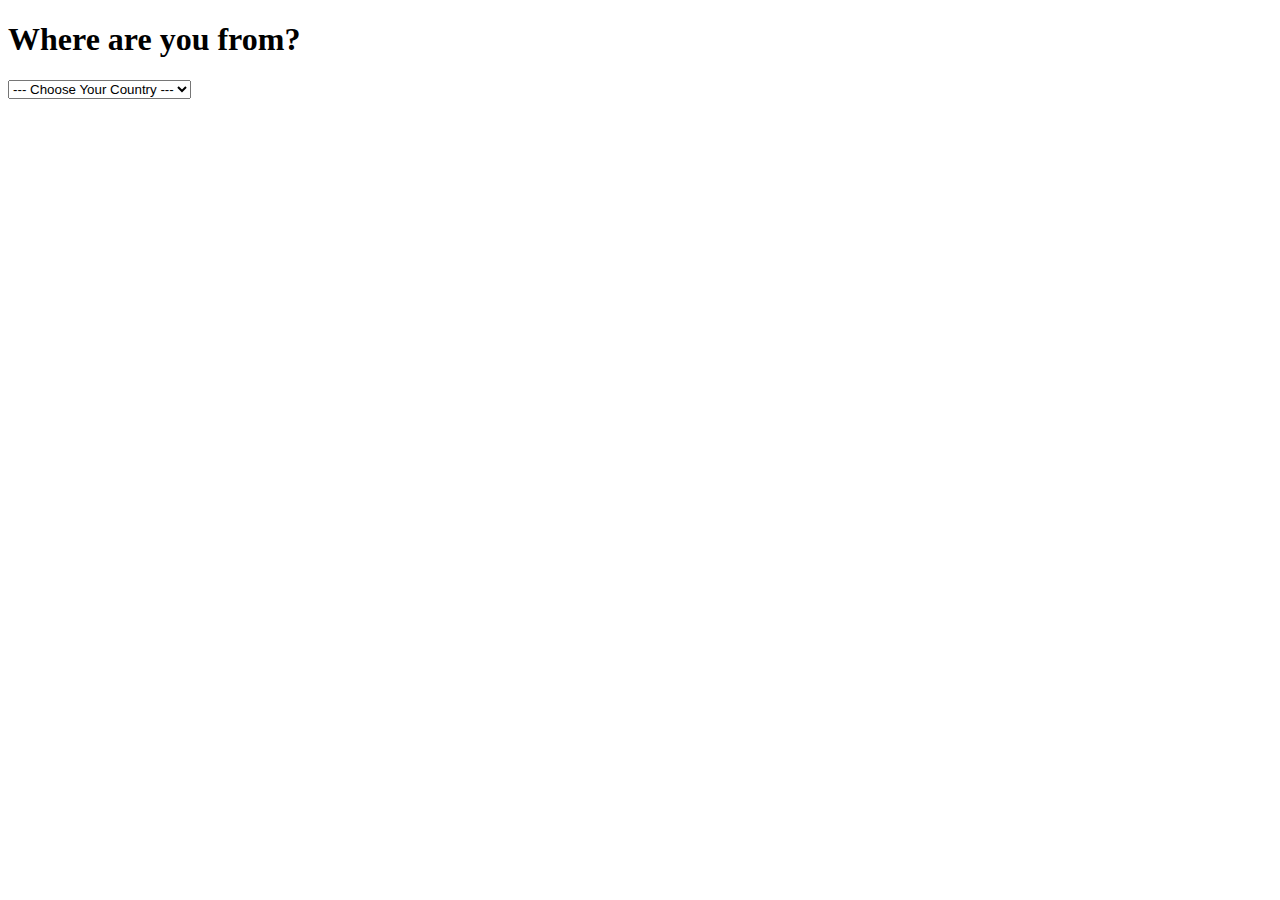
<file: VanillaJS/210424/index.html>
<!DOCTYPE html>
<html>
  <head>
    <title>Parcel Sandbox</title>
    <meta charset="UTF-8" />
  </head>
  <body>
    <h1>Where are you from?</h1>
    <select>
      <option value="">--- Choose Your Country ---</option>
      <option value="Korea">Korea</option>
      <option value="Greece">Greece</option>
      <option value="Turkey">Turkey</option>
      <option value="Finland">Finland</option>
    </select>
    <h4 class="js-greetings greetings"></h4>
    <script src="과제4.js"></script>
  </body>
</html>
</file>
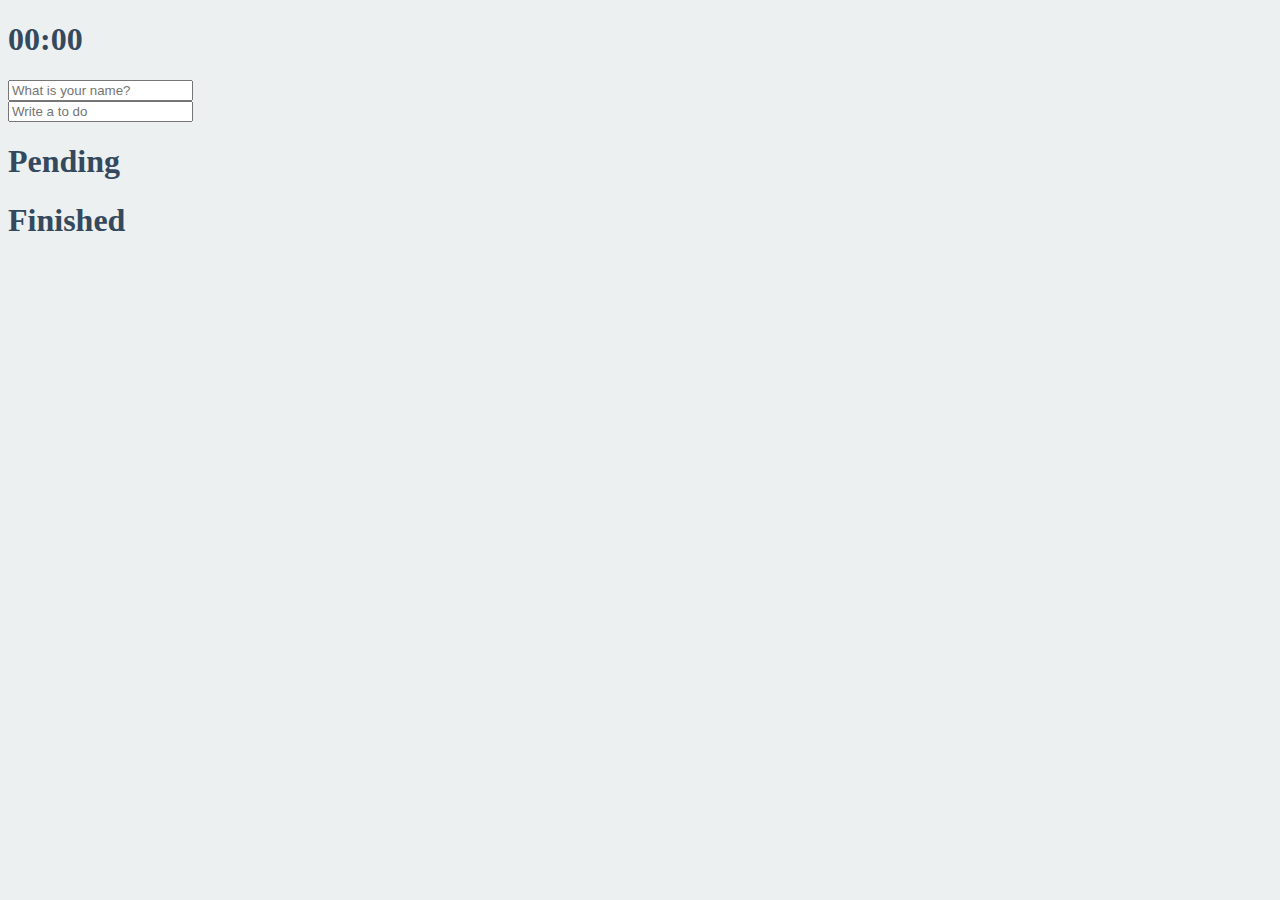
<file: VanillaJS/210426/index.html>
<!DOCTYPE html>
<html>

<head>
  <title>Something</title>
  <meta charset="utf-8" />
  <link rel="stylesheet" href="index.css" />
</head>

<body>
  <div class="js-clock">
    <h1>00:00</h1>
  </div>
  <form class="js-form form">
    <input type="text" placeholder="What is your name?" />
  </form>
  <h4 class="js-greetings greetings"></h4>
  <form class="js-toDoForm">
    <input type="text" placeholder="Write a to do" />
  </form>
  <h1>Pending</h1>
  <ul class="js-toDoList">
  </ul>
  <h1>Finished</h1>
  <ul class="js-doneList">
  </ul>
  <script src="clock.js"></script>
  <script src="greeting.js"></script>
  <script src="과제5.js"></script>
</body>

</html>
</file>
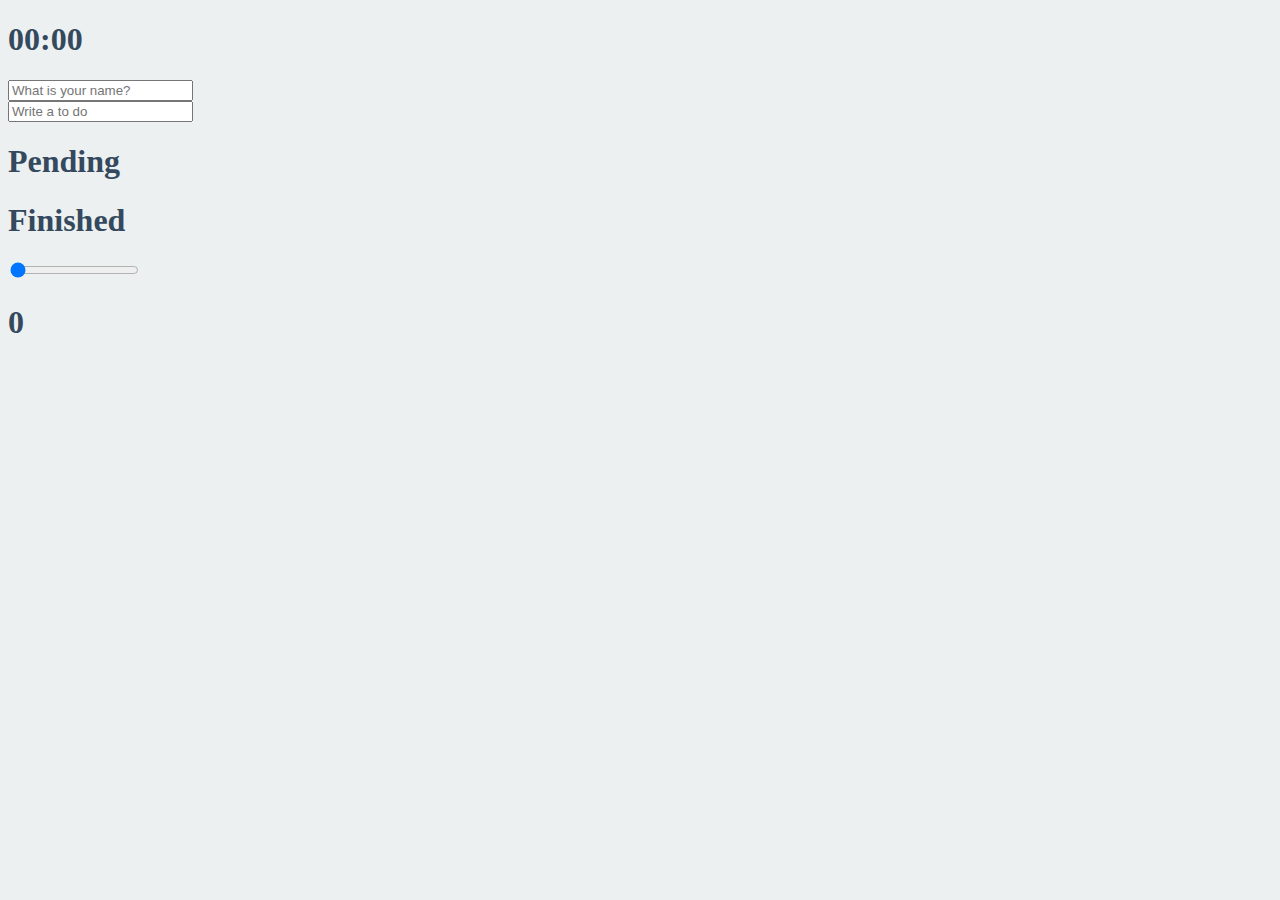
<file: VanillaJS/210428/index.html>
<!DOCTYPE html>
<html>

<head>
  <title>Something</title>
  <meta charset="utf-8" />
  <link rel="stylesheet" href="index.css" />
</head>

<body>
  <div class="js-clock">
    <h1>00:00</h1>
  </div>
  <form class="js-form form">
    <input type="text" placeholder="What is your name?" />
  </form>
  <h4 class="js-greetings greetings"></h4>
  <form class="js-toDoForm">
    <input type="text" placeholder="Write a to do" />
  </form>
  <h1>Pending</h1>
  <ul class="js-toDoList">
  </ul>
  <h1>Finished</h1>
  <ul class="js-doneList">
  </ul>
  <form class="js-range" >
    <input type="range" value="0" min="0" max="1000"></input>						  
    <h1>0</h1>
  </div>
  
  <script src="clock.js"></script>
  <script src="greeting.js"></script>
  <script src="과제5.js"></script>
  
</body>

</html>
</file>
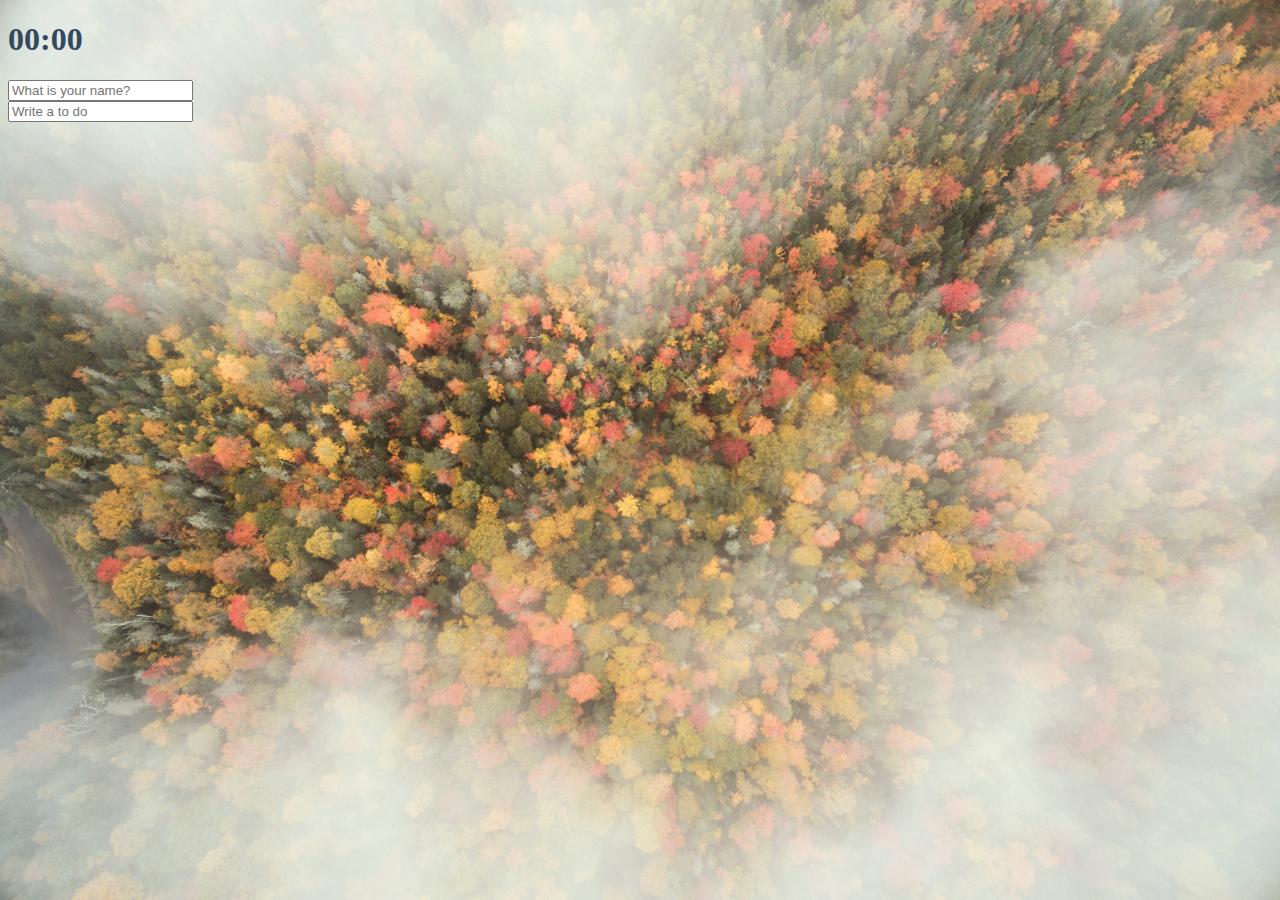
<file: VanillaJS/210430/index.html>
<!DOCTYPE html>
<head>
  <title>Something</title>
  <meta charset="utf-8" />
  <link rel="stylesheet" href="index.css" />
</head>
<body>
  <div class="js-clock">
      <h1>00:00</h1>
  </div>
  <form class="js-form form">
      <input type="text" placeholder="What is your name?" />
  </form>
  <h4 class="js-greetings greetings"></h4>
  <form class="js-toDoForm">
      <input type="text" placeholder="Write a to do" />
  </form>
  <ul class="js-toDoList">
  </ul>
  <span class = "js-weather"></span>
  <script src="clock.js"></script>
  <script src="greeting.js"></script>
  <script src="todo.js"></script>
  <script src="bg.js"></script>
  <script src="weather.js"></script>
</body>

</html>
</file>
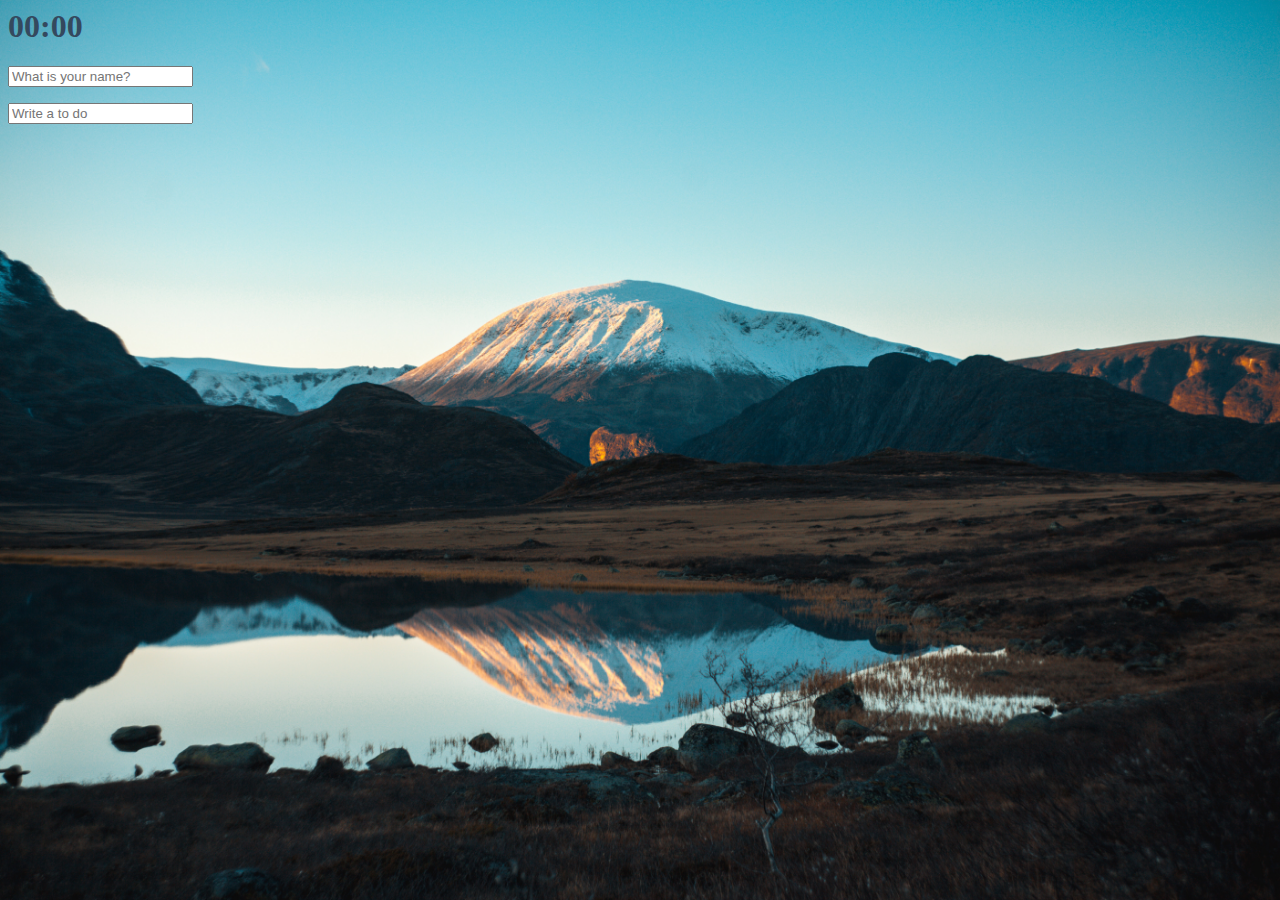
<file: VanillaJS/210430~/index.html>
<head>
  <title>Something</title>
  <meta charset="utf-8" />
  <link rel="stylesheet" href="index.css" />
</head>
<body>
  <div class="js-clock">
      <h1>00:00</h1>
  </div>
  <form class="js-form form">
      <input type="text" placeholder="What is your name?" />
  </form>
  <h4 class="js-greetings greetings"></h4>
  <form class="js-toDoForm">
      <input type="text" placeholder="Write a to do" />
  </form>
  <ul class="js-toDoList">
  </ul>
  <span class = "js-weather"></span>
  <script src="clock.js"></script>
  <script src="greeting.js"></script>
  <script src="todo.js"></script>
  <script src="bg.js"></script>
  <script src="weather.js"></script>
</body>

</html>
</file>
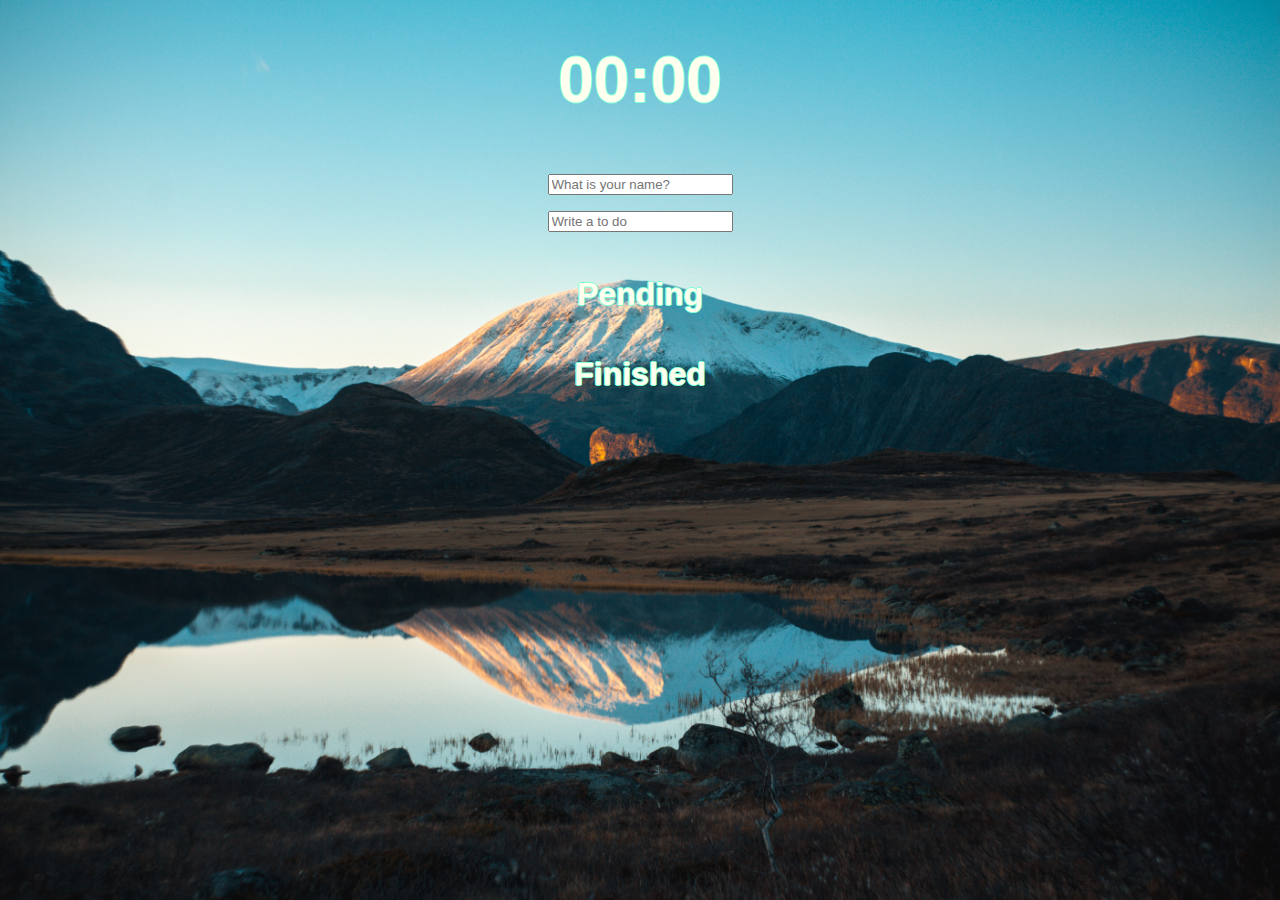
<file: VanillaJS/210501_Final/index.html>
<!DOCTYPE html>
<head>
  <title>Something</title>
  <meta charset="utf-8" />
  <link rel="stylesheet" href="index.css" />
</head>
<body>
  <div class="js-clock">
      <h1>00:00</h1>
  </div>
  <form class="js-form form">
      <input type="text" placeholder="What is your name?" />
  </form>
  <h4 class="js-greetings greetings"></h4>
  <form class="js-toDoForm">
      <input type="text" placeholder="Write a to do" />
  </form>
  <h4>Pending</h4>
  <ul class="js-toDoList">
  </ul>
  <h4>Finished</h4>
  <ul class="js-doneList">
  </ul>
  <span class = "js-weather"></span>
  <script src="clock.js"></script>
  <script src="greeting.js"></script>
  <script src="todo.js"></script>
  <script src="bg.js"></script>
  <script src="weather.js"></script>
</body>

</html>
</file>
<file: VanillaJS/210426/index.css>
body {
    background-color: #ecf0f1;
  }
  .btn {
    cursor: pointer;
  }
  body {
    color: #34495e;
    transition: color 0.5s ease-in-out;
  }
  .clicked {
    color: #7f8c8d;
  }
  
  .form,
  .greetings {
    display: none;
  }
  
  .showing {
    display: block;
  }
</file>
<file: VanillaJS/210428/index.css>
body {
    background-color: #ecf0f1;
  }
  .btn {
    cursor: pointer;
  }
  body {
    color: #34495e;
    transition: color 0.5s ease-in-out;
  }
  .clicked {
    color: #7f8c8d;
  }
  
  .form,
  .greetings {
    display: none;
  }
  
  .showing {
    display: block;
  }
</file>
<file: VanillaJS/210430/index.css>
body {
  background-color: #2c3e50;
}

.btn {
  cursor: pointer;
}
body {
  color: #34495e;
}
.clicked {
  color: #7f8c8d;
}
.form,
.greetings {
  display: none;
}
.showing {
  display: block;
}

@keyframes fadeIn {
  from {
    opacity: 0;
  }
  to {
    opacity: 1;
  }
}

.bgImage {
  position: absolute;
  top: 0;
  left: 0;
  width: 100%;
  height: 100%;
  z-index: -1;
  animation: fadeIn 1s linear;
}
</file>
<file: VanillaJS/210430~/index.css>
body {
  background-color: #2c3e50;
}

.btn {
  cursor: pointer;
}
body {
  color: #34495e;
}
.clicked {
  color: #7f8c8d;
}
.form,
.greetings {
  display: none;
}
.showing {
  display: block;
}

@keyframes fadeIn {
  from {
    opacity: 0;
  }
  to {
    opacity: 1;
  }
}

.bgImage {
  position: absolute;
  top: 0;
  left: 0;
  width: 100%;
  height: 100%;
  z-index: -1;
  animation: fadeIn 1s linear;
}
</file>
<file: VanillaJS/210501_Final/index.css>
body {
  text-align: center;
  vertical-align: middle;
  background-color: #2c3e50;
  
}

.btn {
  cursor: pointer;
}
body {
  font-size:xx-large;
  color:ivory;
  text-shadow: -1px 0 aquamarine, 0 1px aquamarine, 1px 0 aquamarine, 0 -1px aquamarine;
  font-family: sans-serif;
}
.clicked {
  color: #7f8c8d;
}
.form,
.greetings {
  display: none;
}
.showing {
  display: block;
}

@keyframes fadeIn {
  from {
    opacity: 0;
  }
  to {
    opacity: 1;
  }
}

.bgImage {
  position: absolute;
  top: 0;
  left: 0;
  width: 100%;
  height: 100%;
  z-index: -1;
  animation: fadeIn 1s linear;
}
</file>
